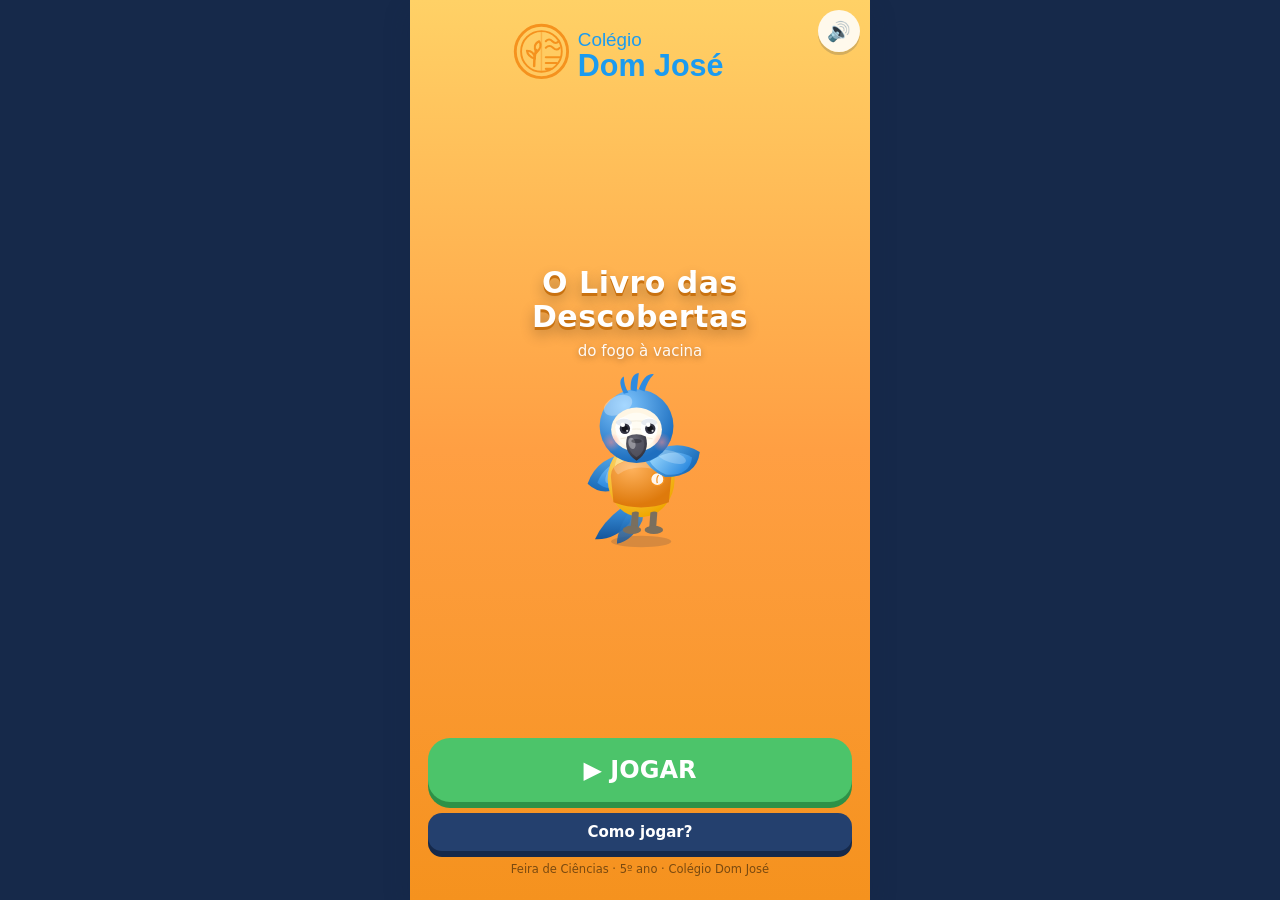
<file: index.html>
<!DOCTYPE html>
<html lang="pt-BR">
<head>
<meta charset="utf-8">
<meta name="viewport" content="width=device-width,initial-scale=1,viewport-fit=cover,user-scalable=no">
<title>O Livro das Descobertas — Colégio Dom José</title>
<meta name="description" content="Jogo educativo do Colégio Dom José: do fogo à vacina. Feira de ciências, 5º ano.">
<meta name="theme-color" content="#16294A">
<meta name="apple-mobile-web-app-capable" content="yes">
<meta name="apple-mobile-web-app-status-bar-style" content="black-translucent">
<meta name="apple-mobile-web-app-title" content="Descobertas">
<link rel="manifest" href="manifest.json">
<link rel="stylesheet" href="style.css">
</head>
<body>

<div id="palco">
  <div id="tela" class="tela"></div>
  <!-- nao-trava: o botão de som nunca pode ser desligado pela própria voz -->
  <button id="bSom" class="btn-som nao-trava" aria-label="Ligar ou desligar a voz">🔊</button>
</div>

<!-- Phaser roda os tres minijogos. Se este arquivo faltar, o jogo detecta
     e volta sozinho para a versao em HTML — nenhuma tela deixa de existir. -->
<script src="vendor/phaser.min.js"></script>
<script src="art.js"></script>
<script src="som.js"></script>
<script src="estatistica.js"></script>
<script src="voz.js"></script>
<script src="minijogos.js"></script>
<script src="game.js"></script>
<script>
  // Service worker: faz o jogo abrir sem internet depois da primeira vez.
  // Só funciona em site hospedado (http/https), não em arquivo local — e isso é normal.
  if ('serviceWorker' in navigator && location.protocol.startsWith('http')) {
    window.addEventListener('load', () => navigator.serviceWorker.register('sw.js').catch(() => {}));
  }
</script>
</body>
</html>
</file>
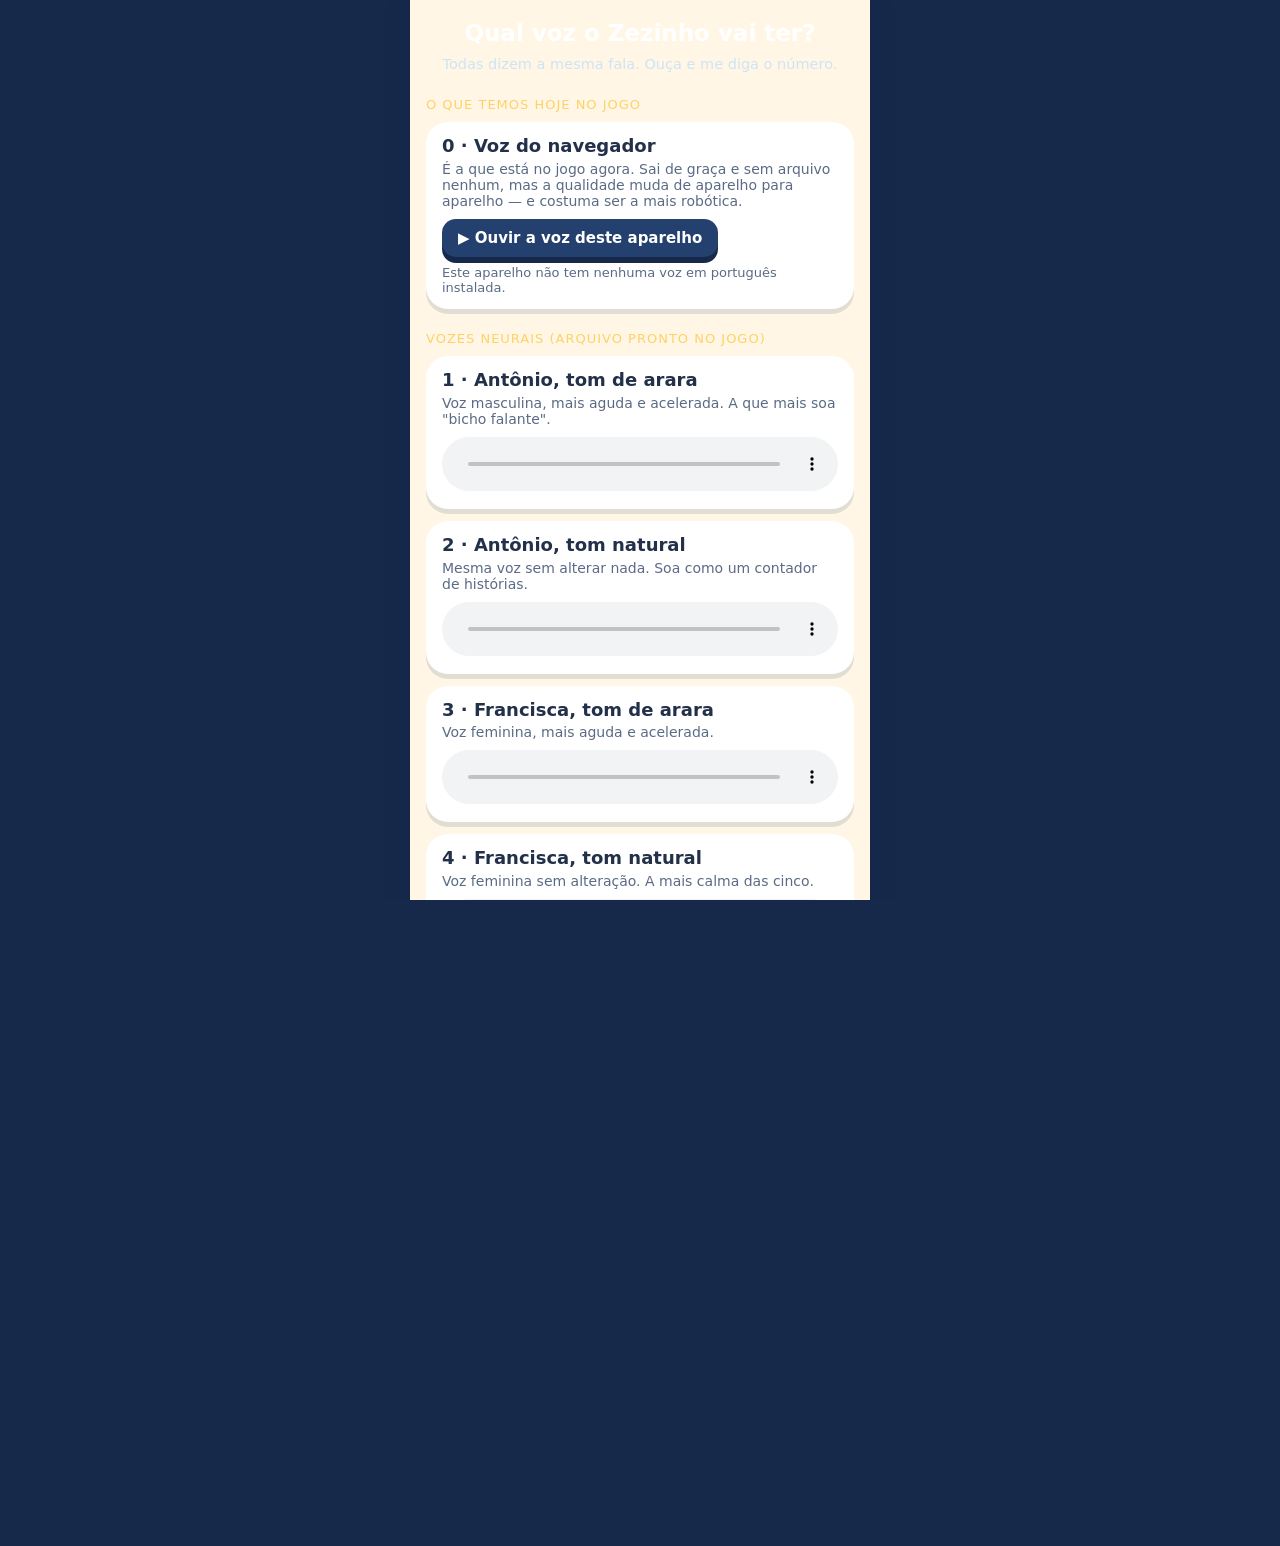
<file: escolher-voz.html>
<!DOCTYPE html>
<html lang="pt-BR">
<head>
<meta charset="utf-8">
<meta name="viewport" content="width=device-width,initial-scale=1">
<title>Escolher a voz do Zezinho</title>
<link rel="stylesheet" href="style.css">
<style>
  body { overflow: auto; background: #16294A; }
  #palco { height: auto; max-height: none; min-height: 100%; padding: 20px 16px 40px; overflow: auto; }
  .voz-item {
    background: #fff; border-radius: var(--r-m); padding: 14px 16px; margin-bottom: 12px;
    box-shadow: 0 5px 0 rgba(22,41,74,.12);
  }
  .voz-item h3 { margin-bottom: 4px; }
  .voz-item .desc { font-size: 14px; color: var(--texto-claro); margin-bottom: 10px; }
  .voz-item audio { width: 100%; }
  .rotulo-secao {
    color: #FFD166; font-size: 13px; letter-spacing: 1px; text-transform: uppercase;
    margin: 22px 0 10px;
  }
  .aviso-box {
    background: #FFF6E5; border-left: 6px solid var(--laranja);
    border-radius: var(--r-p); padding: 12px 14px; font-size: 14.5px; line-height: 1.45;
  }
</style>
</head>
<body>
<div id="palco">

  <h2 style="color:#fff; text-align:center">Qual voz o Zezinho vai ter?</h2>
  <p style="color:#cfe3f7; text-align:center; font-size:14.5px; margin-top:8px">
    Todas dizem a mesma fala. Ouça e me diga o número.
  </p>

  <div class="rotulo-secao">O que temos hoje no jogo</div>
  <div class="voz-item">
    <h3>0 · Voz do navegador</h3>
    <div class="desc">
      É a que está no jogo agora. Sai de graça e sem arquivo nenhum, mas a qualidade
      muda de aparelho para aparelho — e costuma ser a mais robótica.
    </div>
    <button class="btn btn-marinho btn-p" id="bNav">▶ Ouvir a voz deste aparelho</button>
    <div id="qualNav" style="font-size:13px; color:var(--texto-claro); margin-top:8px"></div>
  </div>

  <div class="rotulo-secao">Vozes neurais (arquivo pronto no jogo)</div>

  <div class="voz-item">
    <h3>1 · Antônio, tom de arara</h3>
    <div class="desc">Voz masculina, mais aguda e acelerada. A que mais soa "bicho falante".</div>
    <audio controls preload="none" src="amostras-de-voz/1-antonio-arara.mp3"></audio>
  </div>

  <div class="voz-item">
    <h3>2 · Antônio, tom natural</h3>
    <div class="desc">Mesma voz sem alterar nada. Soa como um contador de histórias.</div>
    <audio controls preload="none" src="amostras-de-voz/2-antonio-normal.mp3"></audio>
  </div>

  <div class="voz-item">
    <h3>3 · Francisca, tom de arara</h3>
    <div class="desc">Voz feminina, mais aguda e acelerada.</div>
    <audio controls preload="none" src="amostras-de-voz/3-francisca-arara.mp3"></audio>
  </div>

  <div class="voz-item">
    <h3>4 · Francisca, tom natural</h3>
    <div class="desc">Voz feminina sem alteração. A mais calma das cinco.</div>
    <audio controls preload="none" src="amostras-de-voz/4-francisca-normal.mp3"></audio>
  </div>

  <div class="voz-item">
    <h3>5 · Thalita, tom de arara</h3>
    <div class="desc">Terceira voz brasileira disponível, levemente aguda.</div>
    <audio controls preload="none" src="amostras-de-voz/5-thalita-arara.mp3"></audio>
  </div>

  <div class="rotulo-secao">O que muda se trocar</div>
  <div class="aviso-box">
    <b>A favor:</b> a voz fica igual em todo aparelho — celular velho, tablet da escola,
    iPhone — e é muito melhor que a do navegador.<br><br>
    <b>Contra:</b> o jogo passa de 153 KB para uns 2 MB (ainda leve).
    E o Zezinho <b>deixa de falar o nome da criança</b>, porque o áudio é gravado antes
    de saber quem vai jogar. O nome continua <b>escrito</b> na tela, só não é falado.<br><br>
    <b>Se mudarmos algum texto depois</b>, é preciso gerar o áudio daquela fala de novo —
    eu rodo um comando e pronto. E qualquer fala sem áudio cai automaticamente na voz do
    navegador, então o jogo nunca fica mudo.
  </div>

</div>

<script>
const FALA = "Oi! Sou o Zezinho, guardião deste livro. Sem as páginas perdidas, " +
             "a história fica incompleta! Vamos buscar juntos? São três épocas.";

function melhorVozLocal() {
  const vs = speechSynthesis.getVoices() || [];
  return vs.find(v => /pt[-_]BR/i.test(v.lang) && /natural|neural|google/i.test(v.name))
      || vs.find(v => /pt[-_]BR/i.test(v.lang))
      || vs.find(v => /^pt/i.test(v.lang)) || null;
}

function mostrarQual() {
  const v = melhorVozLocal();
  document.getElementById('qualNav').textContent = v
    ? 'Este aparelho usaria: ' + v.name + ' (' + v.lang + ')'
    : 'Este aparelho não tem nenhuma voz em português instalada.';
}
speechSynthesis.addEventListener('voiceschanged', mostrarQual);
mostrarQual();

document.getElementById('bNav').onclick = () => {
  speechSynthesis.cancel();
  const u = new SpeechSynthesisUtterance(FALA);
  const v = melhorVozLocal();
  if (v) u.voice = v;
  u.lang = 'pt-BR'; u.rate = .95; u.pitch = 1.2;
  speechSynthesis.speak(u);
};
</script>
</body>
</html>
</file>
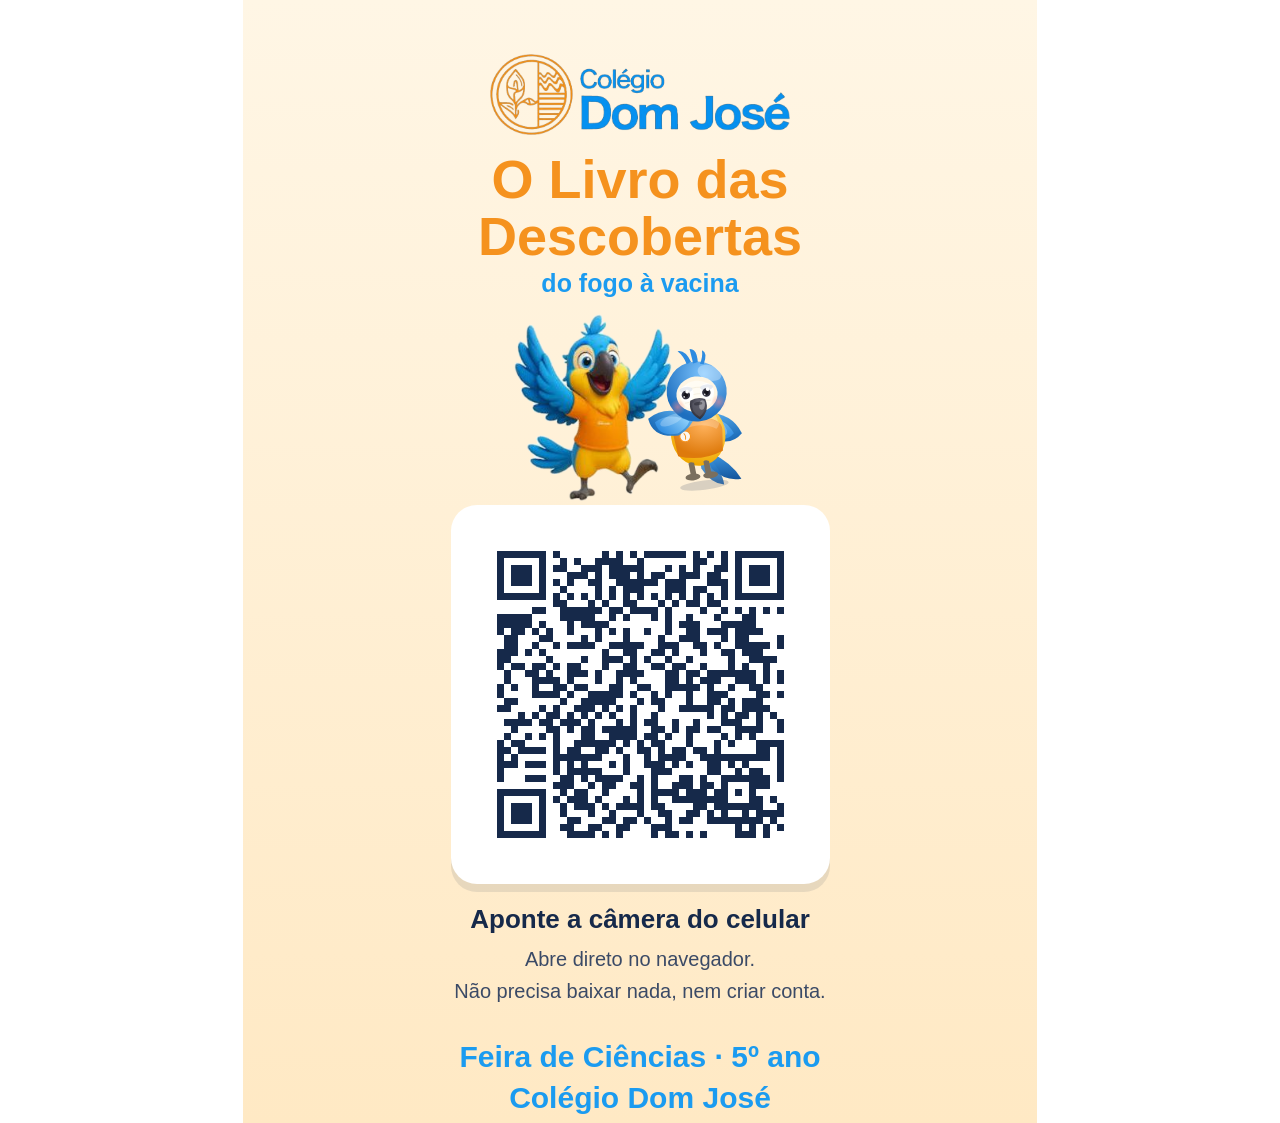
<file: qr-code/cartaz.html>
<!DOCTYPE html>
<html lang="pt-BR"><head><meta charset="utf-8">
<title>Cartaz — O Livro das Descobertas</title>
<style>
  @page { size: A4; margin: 0 }
  html, body { margin: 0; padding: 0; background: #fff }
  .folha {
    width: 794px; height: 1123px;      /* A4 a 96 dpi */
    margin: 0 auto; padding: 54px 56px;
    box-sizing: border-box;
    font-family: 'Trebuchet MS', 'Segoe UI', sans-serif;
    color: #16294A; text-align: center;
    display: flex; flex-direction: column; align-items: center;
    background: linear-gradient(180deg, #FFF6E5 0%, #FFE9C4 100%);
  }
  /* 300px numa folha A4: bem perto do tamanho original do arquivo
     (871px de largura), então imprime nítido, sem esticar. */
  .logo { width: 300px; height: auto; display: block; margin: 0 auto 10px }
  h1 { font-size: 54px; margin: 6px 0 0; color: #F5921E; line-height: 1.05 }
  .sub { font-size: 25px; color: #1B9BF0; margin: 4px 0 14px; font-weight: bold }
  /* O mascote oficial do colégio recebendo o Zezinho do jogo. O do jogo vai
     espelhado de propósito: a asa que ele levanta para cumprimentar aponta
     para o outro, e os dois passam a conversar em vez de só posar lado a lado. */
  .duo {
    display: flex; align-items: flex-end; justify-content: center;
    gap: 2px; margin: 2px 0 4px;
  }
  /* O oficial e maior: e o mascote da escola, o do jogo e a visita.
     A margem negativa aproxima os dois ate quase se tocarem, e ai a asa
     levantada vira cumprimento em vez de pose. */
  .duo .oficial { width: 158px; height: auto; display: block }
  .duo .dojogo  { width: 122px; margin-left: -30px; margin-bottom: 4px;
                  transform: scaleX(-1) rotate(7deg); transform-origin: 50% 90% }
  .qr {
    background: #fff; padding: 18px; border-radius: 26px;
    box-shadow: 0 8px 0 rgba(22,41,74,.10);
    line-height: 0; margin-bottom: 12px;
  }
  .qr svg { width: 343px; height: 343px; display: block }
  .como { font-size: 26px; margin: 8px 0 8px; font-weight: bold }
  .passos { font-size: 20px; line-height: 1.6; color: #3B4A66; margin: 0 0 14px }
  /* Sem o endereço escrito, o rodapé passa a ser o fecho do cartaz:
     cresce e ganha o azul da marca. */
  .rodape {
    margin-top: auto; padding-top: 16px;
    font-size: 30px; font-weight: bold; line-height: 1.35;
    color: #1B9BF0;
  }
</style></head>
<body><div class="folha">
  <img class="logo" src="[data-uri]" alt="Colégio Dom José">
  <h1>O Livro das<br>Descobertas</h1>
  <div class="sub">do fogo à vacina</div>
  <div class="duo">
    <img class="oficial" src="[data-uri]" alt="Zezinho, mascote do Colégio Dom José">
    <div id="zez" class="dojogo"></div>
  </div>

  <div class="qr"><svg viewBox="0 0 343 343" xmlns="http://www.w3.org/2000/svg" width="343" height="343" class="segno"><g transform="scale(7)"><path fill="#fff" d="M0 0h49v49h-49z"/><path class="qrline" stroke="#16294a" d="M4 4.5h7m1 0h1m6 0h1m1 0h1m1 0h1m1 0h6m1 0h1m1 0h1m1 0h1m1 0h7m-41 1h1m5 0h1m2 0h1m1 0h1m2 0h4m2 0h1m7 0h2m2 0h1m1 0h1m5 0h1m-41 1h1m1 0h3m1 0h1m1 0h2m2 0h3m1 0h5m3 0h1m1 0h1m1 0h1m2 0h2m1 0h1m1 0h3m1 0h1m-41 1h1m1 0h3m1 0h1m3 0h3m1 0h1m1 0h3m1 0h1m1 0h2m2 0h3m1 0h2m2 0h1m1 0h3m1 0h1m-41 1h1m1 0h3m1 0h1m1 0h1m1 0h1m2 0h2m2 0h6m1 0h3m3 0h3m1 0h1m1 0h3m1 0h1m-41 1h1m5 0h1m2 0h1m4 0h1m1 0h1m1 0h3m3 0h3m1 0h2m2 0h1m1 0h1m5 0h1m-41 1h7m1 0h1m1 0h1m1 0h1m1 0h1m1 0h1m1 0h1m1 0h1m1 0h1m1 0h1m1 0h1m1 0h1m1 0h1m1 0h1m1 0h7m-33 1h2m3 0h1m1 0h1m2 0h2m3 0h1m1 0h1m1 0h2m1 0h2m-27 1h2m2 0h6m1 0h2m1 0h4m1 0h1m4 0h1m2 0h1m1 0h1m1 0h1m1 0h1m1 0h1m-41 1h5m4 0h5m2 0h1m1 0h1m3 0h1m1 0h1m2 0h1m3 0h1m3 0h2m-37 1h5m1 0h1m3 0h1m1 0h4m8 0h1m1 0h3m3 0h5m-37 1h1m1 0h2m1 0h1m1 0h1m2 0h1m3 0h1m1 0h1m1 0h1m2 0h1m2 0h1m2 0h2m1 0h3m1 0h4m-37 1h2m3 0h2m4 0h1m1 0h1m3 0h1m4 0h1m2 0h3m3 0h1m1 0h2m4 0h1m-40 1h2m2 0h1m2 0h1m1 0h4m2 0h5m2 0h3m2 0h2m1 0h1m2 0h5m1 0h1m-41 1h3m1 0h1m1 0h1m8 0h1m2 0h2m2 0h2m1 0h1m3 0h1m2 0h2m1 0h3m-38 1h2m5 0h1m4 0h1m2 0h3m1 0h1m1 0h1m2 0h1m2 0h1m5 0h1m2 0h4m-40 1h1m1 0h2m1 0h2m1 0h1m1 0h2m3 0h1m2 0h2m2 0h2m1 0h2m2 0h1m3 0h1m1 0h1m2 0h1m-38 1h1m2 0h2m1 0h1m2 0h3m1 0h1m2 0h4m3 0h2m1 0h2m1 0h7m1 0h1m1 0h1m-40 1h1m3 0h4m1 0h1m3 0h1m2 0h1m1 0h1m4 0h2m1 0h1m1 0h3m2 0h3m1 0h1m1 0h1m-41 1h1m1 0h1m2 0h1m2 0h2m1 0h2m3 0h2m2 0h2m2 0h5m1 0h1m2 0h1m2 0h2m-38 1h1m4 0h4m1 0h1m2 0h5m1 0h1m2 0h1m1 0h1m2 0h1m2 0h3m4 0h2m1 0h1m-40 1h2m6 0h1m2 0h5m3 0h1m1 0h2m3 0h1m2 0h2m1 0h1m1 0h3m-38 1h2m4 0h1m1 0h1m2 0h3m1 0h1m1 0h1m1 0h1m3 0h1m2 0h5m1 0h2m1 0h4m-36 1h1m1 0h1m1 0h2m1 0h1m1 0h1m1 0h1m1 0h1m2 0h1m2 0h1m7 0h1m1 0h1m1 0h2m1 0h1m1 0h1m-39 1h4m1 0h2m1 0h3m1 0h1m3 0h1m1 0h1m1 0h2m2 0h1m2 0h1m3 0h3m2 0h1m2 0h1m-39 1h1m4 0h2m1 0h1m1 0h2m1 0h5m2 0h2m1 0h1m1 0h2m1 0h2m2 0h4m2 0h1m-40 1h1m2 0h1m1 0h1m1 0h1m3 0h2m2 0h4m1 0h2m1 0h1m2 0h1m4 0h1m1 0h1m1 0h1m-37 1h1m1 0h2m4 0h1m2 0h6m1 0h1m1 0h1m1 0h2m3 0h1m3 0h1m1 0h1m3 0h4m-41 1h2m1 0h4m1 0h1m1 0h2m2 0h2m1 0h1m2 0h2m1 0h1m1 0h2m1 0h2m1 0h1m5 0h2m1 0h1m-41 1h1m1 0h1m5 0h7m3 0h1m2 0h1m1 0h4m2 0h10m1 0h1m-41 1h3m1 0h3m1 0h1m1 0h1m1 0h1m3 0h1m1 0h1m2 0h3m1 0h1m1 0h1m2 0h2m1 0h1m1 0h1m4 0h1m-41 1h1m7 0h1m1 0h5m3 0h1m3 0h3m5 0h2m2 0h1m1 0h2m2 0h1m-41 1h1m3 0h3m2 0h2m1 0h1m1 0h4m2 0h1m1 0h1m3 0h2m1 0h1m2 0h7m1 0h1m-33 1h3m2 0h1m1 0h2m2 0h2m1 0h1m2 0h3m1 0h2m1 0h1m3 0h3m-39 1h7m2 0h1m1 0h2m2 0h1m4 0h1m1 0h4m1 0h3m1 0h2m1 0h1m1 0h1m-37 1h1m5 0h1m1 0h1m1 0h3m1 0h1m3 0h1m1 0h1m1 0h1m2 0h8m3 0h2m1 0h1m-40 1h1m1 0h3m1 0h1m2 0h1m1 0h3m1 0h1m1 0h4m1 0h2m4 0h2m1 0h7m2 0h1m-41 1h1m1 0h3m1 0h1m2 0h1m3 0h1m2 0h1m3 0h1m2 0h2m2 0h2m1 0h1m1 0h1m2 0h1m1 0h4m-41 1h1m1 0h3m1 0h1m3 0h2m3 0h2m1 0h2m1 0h1m2 0h1m1 0h2m2 0h8m1 0h1m-40 1h1m5 0h1m2 0h2m2 0h2m2 0h2m3 0h3m9 0h1m1 0h1m1 0h1m1 0h1m-41 1h7m3 0h4m1 0h1m1 0h1m4 0h1m1 0h2m1 0h1m1 0h1m4 0h3m1 0h1"/></g></svg>
</div>

  <div class="como">Aponte a câmera do celular</div>
  <p class="passos">
    Abre direto no navegador.<br>
    Não precisa baixar nada, nem criar conta.
  </p>
  <div class="rodape">Feira de Ciências · 5º ano<br>Colégio Dom José</div>
</div>
<script src="../art.js"></script>
<script>
  // a logo é a marca original do colégio (imagem); só o Zezinho é desenhado
  document.getElementById('zez').innerHTML = ART.zezinho('oi');
  document.querySelectorAll('#zez svg')
    .forEach(s => { s.style.width = '100%'; s.style.height = 'auto'; });
</script>
</body></html>
</file>
<file: style.css>
/* ==========================================================================
   O Livro das Descobertas — Colégio Dom José
   Estilo visual: PK XD (formas redondas, cor saturada, botão com volume)
   Paleta tirada da identidade real do colégio.
   ========================================================================== */

:root {
  /* --- marca Dom José --- */
  --laranja:      #F5921E;
  --laranja-esc:  #C97210;
  --azul:         #1B9BF0;
  --azul-esc:     #0B6FB8;
  --turquesa:     #29B6CE;   /* camiseta do uniforme */
  --turquesa-esc: #1B8A9E;
  --marinho:      #16294A;   /* calça do uniforme */
  --marinho-clr:  #24406E;

  /* --- apoio --- */
  --amarelo:      #FFC61E;
  --amarelo-esc:  #D69B00;
  --verde:        #4CC46A;
  --verde-esc:    #2E9147;
  --vermelho:     #F0524B;
  --vermelho-esc: #C0332D;
  --roxo:         #8A6BE0;
  --creme:        #FFF6E5;
  --branco:       #FFFFFF;
  --texto:        #22304A;
  --texto-claro:  #5B6B85;

  /* --- forma --- */
  --r-g: 34px;   /* raio grande  */
  --r-m: 22px;   /* raio médio   */
  --r-p: 14px;   /* raio pequeno */
  --volume: 0 6px 0;                 /* o "degrau" 3D do botão   */
  --sombra: 0 10px 26px rgba(22, 41, 74, .18);

  --fonte: 'Comic Sans MS', 'Chalkboard SE', 'Trebuchet MS', system-ui, sans-serif;
}

* { box-sizing: border-box; -webkit-tap-highlight-color: transparent; }

html, body {
  margin: 0; padding: 0;
  height: 100%;
  overflow: hidden;
  font-family: var(--fonte);
  color: var(--texto);
  background: var(--marinho);
  user-select: none; -webkit-user-select: none;
  overscroll-behavior: none;
}

/* ---------- palco ---------------------------------------------------------
   O jogo vive num retângulo de proporção fixa que se encaixa em qualquer
   tela. Nada de rolagem: criança não deve precisar arrastar a página.       */
#palco {
  position: relative;
  width: 100%; max-width: 460px;
  height: 100%; max-height: 900px;
  margin: 0 auto;
  background: var(--creme);
  overflow: hidden;
  box-shadow: var(--sombra);
}
@media (min-width: 480px) and (min-height: 920px) {
  #palco { border-radius: 28px; margin-top: 10px; height: calc(100% - 20px); }
}

/* ---------- telas -------------------------------------------------------- */
.tela {
  /* top/right/bottom/left ANTES do inset: iPad e Android antigos (Safari
     abaixo de 14.1, Chrome abaixo de 87) nao entendem  e a tela
     ficaria sem tamanho nenhum — o jogo simplesmente nao apareceria. */
  position: absolute;
  top: 0; right: 0; bottom: 0; left: 0;
  inset: 0;
  display: none;
  flex-direction: column;
  padding: 18px 18px 22px;
  opacity: 0;
  transition: opacity .28s ease;
}
.tela.ativa   { display: flex; opacity: 1; }
.tela.entrando{ opacity: 0; }

/* fundos por época ------------------------------------------------------- */
.fundo-escola   { background: linear-gradient(180deg,#8FD8F5 0%,#C9EEFB 55%,#F6E7C8 100%); }
.fundo-livro    { background: linear-gradient(180deg,#241a3d 0%,#472f6b 60%,#7a4fa8 100%); }
.fundo-pre      { background: linear-gradient(180deg,#4A3B6B 0%,#A66A55 55%,#D9A15E 100%); }
.fundo-fazenda  { background: linear-gradient(180deg,#9BD9F2 0%,#CFEFC0 55%,#8FCB6E 100%); }
.fundo-lab      { background: linear-gradient(180deg,#2E3F63 0%,#4E6A99 60%,#8FA9C9 100%); }
.fundo-sala     { background: linear-gradient(180deg,#BFE6F7 0%,#E8F6FD 55%,#F2E2C4 100%); }
.fundo-festa    { background: linear-gradient(180deg,#FFD166 0%,#FF9F43 50%,#F5921E 100%); }
.fundo-corpo    { background: radial-gradient(circle at 50% 60%,#FFC1BC 0%,#E8736B 70%,#B33F38 100%); }

/* ---------- tipografia --------------------------------------------------- */
h1, h2, h3 { margin: 0; line-height: 1.15; }
h1 { font-size: 30px; }
h2 { font-size: 23px; }
h3 { font-size: 18px; }
p  { margin: 0; line-height: 1.45; font-size: 16px; }

.titulo-jogo {
  text-align: center;
  color: var(--branco);
  font-size: 30px;
  text-shadow: 0 3px 0 var(--laranja-esc), 0 7px 14px rgba(0,0,0,.3);
  letter-spacing: .5px;
}
.subtitulo-jogo {
  text-align: center; color: var(--branco);
  font-size: 15px; opacity: .95;
  text-shadow: 0 2px 6px rgba(0,0,0,.35);
}
.rotulo { font-size: 13px; color: var(--texto-claro); text-transform: uppercase; letter-spacing: 1px; }

/* ---------- botões ------------------------------------------------------- */
.btn {
  display: inline-flex; align-items: center; justify-content: center; gap: 8px;
  border: none; cursor: pointer;
  font-family: var(--fonte); font-size: 20px; font-weight: bold;
  color: var(--branco);
  padding: 15px 26px;
  border-radius: var(--r-m);
  background: var(--azul);
  box-shadow: var(--volume) var(--azul-esc);
  transform: translateY(0);
  transition: transform .07s, box-shadow .07s, filter .15s;
  text-align: center;
}
.btn:active { transform: translateY(5px); box-shadow: 0 1px 0 var(--azul-esc); }
.btn:disabled { filter: grayscale(.6) opacity(.55); cursor: default; }

.btn-laranja   { background: var(--laranja);  box-shadow: var(--volume) var(--laranja-esc); }
.btn-laranja:active { box-shadow: 0 1px 0 var(--laranja-esc); }
.btn-verde     { background: var(--verde);    box-shadow: var(--volume) var(--verde-esc); }
.btn-verde:active   { box-shadow: 0 1px 0 var(--verde-esc); }
.btn-turquesa  { background: var(--turquesa); box-shadow: var(--volume) var(--turquesa-esc); }
.btn-turquesa:active{ box-shadow: 0 1px 0 var(--turquesa-esc); }
.btn-marinho   { background: var(--marinho-clr); box-shadow: var(--volume) var(--marinho); }
.btn-marinho:active { box-shadow: 0 1px 0 var(--marinho); }

.btn-g { font-size: 24px; padding: 18px 34px; width: 100%; }
.btn-p { font-size: 15px; padding: 10px 16px; border-radius: var(--r-p); }

/* ---------- cartão ------------------------------------------------------- */
.cartao {
  background: var(--branco);
  border-radius: var(--r-g);
  padding: 20px;
  box-shadow: 0 8px 0 rgba(22,41,74,.10), var(--sombra);
}
.cartao-creme { background: var(--creme); }

/* ---------- fala do Zezinho ---------------------------------------------- */
.fala {
  display: flex; align-items: flex-end; gap: 8px;
  margin-top: auto;
}
.fala .bolha {
  position: relative; flex: 1;
  background: var(--branco);
  border-radius: var(--r-m);
  padding: 14px 16px;
  font-size: 16px; line-height: 1.4;
  box-shadow: 0 6px 0 rgba(22,41,74,.10), var(--sombra);
  min-height: 62px;
}
.fala .bolha::after {
  content: ''; position: absolute; left: -9px; bottom: 20px;
  border: 10px solid transparent; border-right-color: var(--branco); border-left: 0;
}
.fala .bolha b { color: var(--laranja-esc); }
.fala .zezinho { width: 84px; flex: 0 0 84px; }
.fala.espelhada { flex-direction: row-reverse; }
.fala.espelhada .bolha::after {
  left: auto; right: -9px;
  border-right-color: transparent; border-left: 10px solid var(--branco); border-right: 0;
}

/* Zezinho flutuando de leve — dá vida sem custar nada */
.flutua  { animation: flutuar 2.6s ease-in-out infinite; }
.flutua2 { animation: flutuar 3.1s ease-in-out infinite .4s; }
@keyframes flutuar { 0%,100%{transform:translateY(0)} 50%{transform:translateY(-7px)} }

.pulsa { animation: pulsar 1.5s ease-in-out infinite; }
@keyframes pulsar { 0%,100%{transform:scale(1)} 50%{transform:scale(1.06)} }

.tremer { animation: tremer .4s ease-in-out; }
@keyframes tremer {
  0%,100%{transform:translateX(0)} 20%{transform:translateX(-7px)}
  40%{transform:translateX(7px)} 60%{transform:translateX(-5px)} 80%{transform:translateX(5px)}
}

.aparece { animation: aparecer .35s ease-out both; }
@keyframes aparecer { from{opacity:0; transform:translateY(14px) scale(.96)} to{opacity:1; transform:none} }

/* ---------- barra de topo (fase / páginas) ------------------------------- */
.topo {
  display: flex; align-items: center; gap: 10px;
  margin-bottom: 12px;
}
.chip {
  background: rgba(255,255,255,.92);
  border-radius: 999px; padding: 7px 14px;
  font-size: 14px; font-weight: bold; color: var(--marinho);
  box-shadow: 0 3px 0 rgba(22,41,74,.12);
  display: inline-flex; align-items: center; gap: 6px;
}
.chip-paginas { margin-left: auto; }

/* ---------- área de jogo ------------------------------------------------- */
.cena {
  position: relative; flex: 1;
  border-radius: var(--r-g);
  overflow: hidden;
  min-height: 0;
}
.cena-borda { border: 4px solid rgba(255,255,255,.5); }

/* item tocável genérico */
.alvo {
  position: absolute;
  cursor: pointer;
  transition: transform .12s, opacity .3s;
}
.alvo:active { transform: scale(.9); }
.alvo.coletado { opacity: 0; transform: scale(1.5); pointer-events: none; }

/* página perdida do livro — brilha discretamente */
.pagina-perdida { animation: brilhar 1.9s ease-in-out infinite; }
@keyframes brilhar {
  0%,100%{ filter: drop-shadow(0 0 3px rgba(255,255,255,.7)) }
  50%    { filter: drop-shadow(0 0 12px rgba(255,214,90,1)) }
}

/* ---------- barra de progresso ------------------------------------------- */
.barra {
  height: 22px; border-radius: 999px;
  background: rgba(255,255,255,.55);
  overflow: hidden;
  box-shadow: inset 0 2px 5px rgba(22,41,74,.18);
}
.barra > i {
  display: block; height: 100%; width: 0%;
  border-radius: 999px;
  background: linear-gradient(90deg, var(--amarelo), var(--laranja));
  transition: width .18s ease-out;
}

/* ---------- grade de opções (quiz, escolhas) ---------------------------- */
.opcoes { display: flex; flex-direction: column; gap: 11px; }
.opcao {
  width: 100%; text-align: left;
  font-family: var(--fonte); font-size: 16.5px; line-height: 1.35;
  color: var(--texto);
  background: var(--branco);
  border: 3px solid transparent;
  border-radius: var(--r-m);
  padding: 14px 16px;
  cursor: pointer;
  box-shadow: 0 5px 0 rgba(22,41,74,.12);
  transition: transform .08s, box-shadow .08s, background .2s, border-color .2s;
}
.opcao:active { transform: translateY(4px); box-shadow: 0 1px 0 rgba(22,41,74,.12); }
.opcao.certa  { background: #E4F8E9; border-color: var(--verde);    }
.opcao.errada { background: #FDE7E6; border-color: var(--vermelho); }
.opcao:disabled { cursor: default; }
.opcao .marca { float: right; font-size: 20px; margin-left: 8px; }

/* ---------- seleção de personagem --------------------------------------- */
.escolha-avatar { display: flex; gap: 14px; justify-content: center; }
.card-avatar {
  flex: 1; background: var(--branco);
  border: 4px solid transparent; border-radius: var(--r-g);
  padding: 12px 8px; cursor: pointer;
  box-shadow: 0 6px 0 rgba(22,41,74,.12);
  text-align: center; font-family: var(--fonte); font-size: 17px; font-weight: bold;
  color: var(--texto);
  transition: transform .12s, border-color .2s;
}
.card-avatar.sel { border-color: var(--laranja); transform: translateY(-4px); }
.card-avatar svg { width: 100%; height: auto; max-height: 170px; }

.tons { display: flex; gap: 10px; justify-content: center; margin-top: 4px; }
.tom {
  width: 40px; height: 40px; border-radius: 50%;
  border: 4px solid rgba(255,255,255,.9); cursor: pointer;
  box-shadow: 0 3px 0 rgba(22,41,74,.18);
}
.tom.sel { border-color: var(--marinho); transform: scale(1.12); }

/* ---------- campo de texto ---------------------------------------------- */
.campo {
  width: 100%;
  font-family: var(--fonte); font-size: 26px; text-align: center;
  color: var(--marinho);
  padding: 14px; border: 4px solid var(--turquesa);
  border-radius: var(--r-m); background: var(--branco);
  outline: none;
}
.campo:focus { border-color: var(--laranja); }
.aviso { min-height: 22px; font-size: 14.5px; color: var(--vermelho-esc); text-align: center; }

/* ---------- narrativa (sala de leitura) --------------------------------- */
.narrativa {
  display: flex; flex-direction: column; height: 100%;
  cursor: pointer;
}
.toque-continuar {
  text-align: center; font-size: 14px; color: rgba(255,255,255,.9);
  margin-top: 8px; animation: piscar 1.6s ease-in-out infinite;
}
@keyframes piscar { 0%,100%{opacity:.45} 50%{opacity:1} }

/* ---------- medalha / final --------------------------------------------- */
.medalha { display: block; margin: 0 auto; width: 140px; }
.linha-resumo {
  display: flex; justify-content: space-between; align-items: center;
  padding: 9px 0; border-bottom: 2px dashed rgba(22,41,74,.14);
  font-size: 16px;
}
.linha-resumo:last-child { border-bottom: none; }
.linha-resumo b { color: var(--laranja-esc); font-size: 18px; }

.carta-sabia {
  background: var(--creme); border-left: 6px solid var(--amarelo);
  border-radius: var(--r-p); padding: 12px 14px; margin-bottom: 10px;
  font-size: 15px; line-height: 1.4;
}
.carta-sabia b { color: var(--laranja-esc); }

/* ---------- rolagem só onde é inevitável -------------------------------- */
.rolavel { overflow-y: auto; -webkit-overflow-scrolling: touch; min-height: 0; flex: 1; }
.rolavel::-webkit-scrollbar { width: 8px; }
.rolavel::-webkit-scrollbar-thumb { background: rgba(22,41,74,.22); border-radius: 4px; }

/* ---------- confete ----------------------------------------------------- */
.confete {
  position: absolute; width: 11px; height: 11px; border-radius: 3px;
  pointer-events: none; animation: cair linear forwards;
}
@keyframes cair {
  from { transform: translateY(-40px) rotate(0deg);   opacity: 1 }
  to   { transform: translateY(760px) rotate(720deg); opacity: 0 }
}

/* ---------- "+1" que sobe ao acertar ------------------------------------ */
.ganho {
  position: absolute; pointer-events: none;
  font-size: 22px; font-weight: bold; color: var(--branco);
  text-shadow: 0 2px 5px rgba(0,0,0,.4);
  animation: subir .9s ease-out forwards;
}
@keyframes subir {
  from { transform: translateY(0)     scale(.7); opacity: 1 }
  to   { transform: translateY(-70px) scale(1.2); opacity: 0 }
}

/* ---------- modo professor ---------------------------------------------- */
.tabela-prof { width: 100%; border-collapse: collapse; font-size: 15px; }
.tabela-prof th, .tabela-prof td {
  text-align: left; padding: 8px 6px; border-bottom: 1px solid rgba(22,41,74,.15);
}
.tabela-prof th { color: var(--texto-claro); font-size: 13px; text-transform: uppercase; }

@media print {
  body, #palco { background: #fff; height: auto; overflow: visible; }
  #palco { max-width: none; box-shadow: none; }
  .tela { position: static; opacity: 1 !important; display: none; }
  .tela.ativa { display: block; }
  .nao-imprime { display: none !important; }
}

/* ---------- telas muito baixas ------------------------------------------ */
@media (max-height: 640px) {
  .titulo-jogo { font-size: 25px; }
  .btn-g { font-size: 20px; padding: 14px 24px; }
  p, .opcao { font-size: 15px; }
  .fala .zezinho { width: 66px; flex: 0 0 66px; }
}


/* ==========================================================================
   VOZ E ANIMAÇÃO
   Acrescentado depois do teste com crianças: elas saíam pulando o texto.
   A voz resolve a atenção; o bico mexendo resolve para ONDE ela olha.
   ========================================================================== */

/* ---------- palavras acendendo no ritmo da fala ----------
   Uso opacidade, e não display, de propósito: a bolha já nasce com o
   tamanho final e não fica pulando de altura enquanto o texto aparece. */
.pal { opacity: .10; transition: opacity .22s ease; }
.pal.on { opacity: 1; }

/* ---------- barrinha de quanto falta da fala ----------
   Esperar sem prazo à vista é o que faz criança largar o aparelho. */
.barra-fala {
  position: absolute; left: 14px; right: 14px; bottom: 7px;
  height: 5px; border-radius: 999px;
  background: rgba(22,41,74,.13);
  overflow: hidden;
}
.barra-fala > i {
  display: block; height: 100%; width: 0%;
  border-radius: 999px;
  background: linear-gradient(90deg, var(--amarelo), var(--laranja));
}
.fala .bolha { padding-bottom: 18px; }

/* dá para tocar na bolha e ouvir de novo */
[data-falar].ja-falado { cursor: pointer; }
.fala .bolha.ja-falado::before {
  content: '🔁';
  position: absolute; right: 10px; top: 7px;
  font-size: 12px; opacity: .35;
}

/* narrativa: enquanto fala, não deixa avançar */
.narrativa .cartao { position: relative; padding-bottom: 20px; }
#nrt.travado { pointer-events: none; }
#nrt.travado .toque-continuar { visibility: hidden; }

/* botão travado pela voz: some sem parecer quebrado */
.btn[data-travado-pela-voz] {
  filter: grayscale(.5) opacity(.45);
  transform: none !important;
}

/* ---------- Zezinho falando ----------
   transform-box: fill-box faz a origem valer sobre a caixa da própria
   peça, então "50% 0%" é o alto do bico em qualquer tamanho de tela.   */
.zz-bico, .zz-asa, .zz-cabeca { transform-box: fill-box; }
.zz-bico   { transform-origin: 50% 2%;   }
.zz-asa    { transform-origin: 4% 18%;   }
.zz-cabeca { transform-origin: 50% 96%;  }

.zezinho.falando .zz-bico   { animation: bicar .26s ease-in-out infinite; }
.zezinho.falando .zz-asa    { animation: gesticular .62s ease-in-out infinite; }
.zezinho.falando .zz-cabeca { animation: cabecear .78s ease-in-out infinite; }

@keyframes bicar      { 0%,100% { transform: scaleY(1);    }
                        50%     { transform: scaleY(1.55); } }
@keyframes gesticular { 0%,100% { transform: rotate(0deg);  }
                        50%     { transform: rotate(-13deg);} }
@keyframes cabecear   { 0%,100% { transform: rotate(-2.5deg);}
                        50%     { transform: rotate(2.5deg); } }

/* enquanto fala, ele para de flutuar — senão vira agitação demais */
.zezinho.falando.flutua, .zezinho.falando.flutua2 { animation: none; }

/* ---------- botão de som ---------- */
.btn-som {
  position: absolute; top: 10px; right: 10px; z-index: 60;
  width: 42px; height: 42px; border-radius: 50%;
  border: none; cursor: pointer;
  font-size: 19px; line-height: 1;
  background: rgba(255,255,255,.88);
  color: var(--marinho);
  box-shadow: 0 3px 0 rgba(22,41,74,.18);
  display: flex; align-items: center; justify-content: center;
  transition: transform .08s;
}
.btn-som:active { transform: translateY(3px); box-shadow: 0 1px 0 rgba(22,41,74,.18); }
.btn-som.mudo { background: rgba(255,255,255,.55); filter: grayscale(1); }
/* a barra de topo não pode passar por baixo do botão de som */
.topo { padding-right: 48px; }

/* ---------- troca de tela deslizando ----------
   Precisa vir DEPOIS de .tela.ativa: mesma especificidade, ganha quem
   está por último.                                                     */
.tela { transition: opacity .26s ease, transform .26s ease; }
.tela.ativa.saindo   { opacity: 0; transform: translateX(-30px); }
.tela.ativa.entrando { opacity: 0; transform: translateX(30px);  }

/* ---------- cenários vivos ---------- */
.lingua-fogo {
  transform-box: fill-box; transform-origin: 50% 100%;
  animation: tremeluzir .42s ease-in-out infinite alternate;
}
.lingua-fogo-2 { animation-duration: .33s; animation-delay: .09s; }
.lingua-fogo-3 { animation-duration: .27s; animation-delay: .04s; }
@keyframes tremeluzir {
  from { transform: scale(1)         skewX(0deg);   }
  to   { transform: scale(1.1, 1.18) skewX(-5deg);  }
}

.corpo-germe {
  transform-box: fill-box; transform-origin: 50% 50%;
  animation: rastejar 1.5s ease-in-out infinite;
}
.cilios-germe {
  transform-box: fill-box; transform-origin: 50% 50%;
  animation: girar 5s linear infinite;
}
@keyframes rastejar { 0%,100% { transform: scale(1, 1);      }
                      50%     { transform: scale(1.14, .88); } }
@keyframes girar    { to { transform: rotate(360deg); } }

.bolha-caldo { animation: subir-bolha 2.1s ease-in-out infinite; }
.bolha-caldo.b2 { animation-duration: 1.6s; animation-delay: .3s; }
.bolha-caldo.b3 { animation-duration: 2.5s; animation-delay: .7s; }
.bolha-caldo.b4 { animation-duration: 1.9s; animation-delay: 1.1s; }
.bolha-caldo.b5 { animation-duration: 2.3s; animation-delay: .5s; }
@keyframes subir-bolha {
  0%, 100% { transform: translateY(0);    opacity: .9; }
  50%      { transform: translateY(-7px); opacity: .5; }
}

.vapor { opacity: 0; animation: vaporizar 2.2s ease-out infinite; }
.vapor.v2 { animation-delay: .7s; }
.vapor.v3 { animation-delay: 1.4s; }
@keyframes vaporizar {
  0%   { opacity: 0;   transform: translateY(6px)   scale(.7); }
  35%  { opacity: .8;  }
  100% { opacity: 0;   transform: translateY(-16px) scale(1.3); }
}

/* respeita quem pediu menos movimento no sistema */
@media (prefers-reduced-motion: reduce) {
  .lingua-fogo, .corpo-germe, .cilios-germe, .bolha-caldo, .vapor,
  .flutua, .flutua2, .pulsa { animation: none !important; }
  .tela { transition: opacity .2s ease; }
  .tela.ativa.saindo, .tela.ativa.entrando { transform: none; }
}


/* ==========================================================================
   ANIMAÇÃO DAS TELAS DE HTML
   O Phaser cuida do movimento dentro dos minijogos. Aqui é o resto: a
   entrada dos cartões, o toque nos botões e os avisos de progresso.
   ========================================================================== */

/* ---------- entrada em cascata ----------
   Os cartões e as opções entram um atrás do outro, num intervalo curto.
   Dá sensação de "a tela se montou" em vez de "a tela apareceu". */
.tela.ativa .cartao,
.tela.ativa .opcao,
.tela.ativa .card-avatar {
  animation: entrar-cartao .34s cubic-bezier(.2, .9, .3, 1.2) both;
}
.tela.ativa .cartao:nth-of-type(1),  .tela.ativa .opcao:nth-of-type(1) { animation-delay: .02s }
.tela.ativa .cartao:nth-of-type(2),  .tela.ativa .opcao:nth-of-type(2) { animation-delay: .08s }
.tela.ativa .cartao:nth-of-type(3),  .tela.ativa .opcao:nth-of-type(3) { animation-delay: .14s }
.tela.ativa .cartao:nth-of-type(4),  .tela.ativa .opcao:nth-of-type(4) { animation-delay: .20s }
@keyframes entrar-cartao {
  from { opacity: 0; transform: translateY(16px) scale(.97) }
  to   { opacity: 1; transform: none }
}

/* a bolha de fala entra pelo lado do Zezinho, como se ele tivesse falado */
.tela.ativa .fala .bolha {
  animation: entrar-bolha .3s cubic-bezier(.2, .9, .3, 1.3) both;
  transform-origin: 0 80%;
}
.fala.espelhada .bolha { transform-origin: 100% 80% }
@keyframes entrar-bolha {
  from { opacity: 0; transform: scale(.7) }
  to   { opacity: 1; transform: scale(1) }
}

/* ---------- botão afundando ----------
   O :active do CSS já baixava o botão. Aqui ele volta com uma molinha,
   que é o que faz o toque "responder" na mão da criança. */
.btn { transition: transform .12s cubic-bezier(.2, .9, .3, 1.6), box-shadow .08s, filter .15s }

/* ---------- contador de páginas dando um pulo ---------- */
.chip-pop { animation: pular-chip .5s cubic-bezier(.2, .9, .3, 1.5) }
@keyframes pular-chip {
  0%   { transform: scale(1) }
  35%  { transform: scale(1.28) rotate(-4deg); background: var(--amarelo) }
  100% { transform: scale(1) }
}

/* ---------- barra de progresso com brilho correndo ---------- */
.barra > i { position: relative; overflow: hidden }
.barra > i::after {
  content: ''; position: absolute; inset: 0;
  background: linear-gradient(100deg, transparent 20%,
              rgba(255,255,255,.55) 50%, transparent 80%);
  animation: correr-brilho 1.6s linear infinite;
}
@keyframes correr-brilho { from { transform: translateX(-100%) } to { transform: translateX(100%) } }

/* ---------- medalha do final entrando ---------- */
.medalha { animation: entrar-medalha .8s cubic-bezier(.2, .9, .3, 1.3) both; }
@keyframes entrar-medalha {
  from { opacity: 0; transform: scale(.3) rotate(-25deg) }
  60%  { opacity: 1; transform: scale(1.08) rotate(6deg) }
  to   { opacity: 1; transform: none }
}

/* ---------- resposta certa / errada ---------- */
.opcao.certa  { animation: acertou .45s ease-out }
.opcao.errada { animation: tremer .4s ease-in-out }
@keyframes acertou {
  0%   { transform: scale(1) }
  40%  { transform: scale(1.03); box-shadow: 0 0 0 6px rgba(76,196,106,.25) }
  100% { transform: scale(1); box-shadow: 0 5px 0 rgba(22,41,74,.12) }
}

/* ---------- cena do minijogo respirando ---------- */
.cena canvas { display: block; border-radius: calc(var(--r-g) - 4px) }

@media (prefers-reduced-motion: reduce) {
  .tela.ativa .cartao, .tela.ativa .opcao, .tela.ativa .card-avatar,
  .tela.ativa .fala .bolha, .medalha, .chip-pop,
  .opcao.certa, .opcao.errada { animation: none !important }
  .barra > i::after { display: none }
}


/* ---------- logo do colégio ----------
   O SVG do logo não tem largura própria, então ele esticava até a borda da
   tela: ficava gigante e passava POR BAIXO do botão de som, que mora no
   canto superior direito. Aqui ele ganha um tamanho de gente e uma folga à
   direita do tamanho do botão. */
.faixa-logo {
  display: flex;
  justify-content: center;
  padding-right: 46px;      /* a folga do botão de som */
  margin-bottom: 2px;
}
.logo-topo {
  width: 100%;
  max-width: 218px;
  height: auto;
}
/* na tela do professor não existe botão de som para desviar */
.fundo-sala .faixa-logo { padding-right: 0; }
@media print { .faixa-logo { padding-right: 0; } }

@media (max-height: 640px) {
  .logo-topo { max-width: 180px; }
}
</file>
